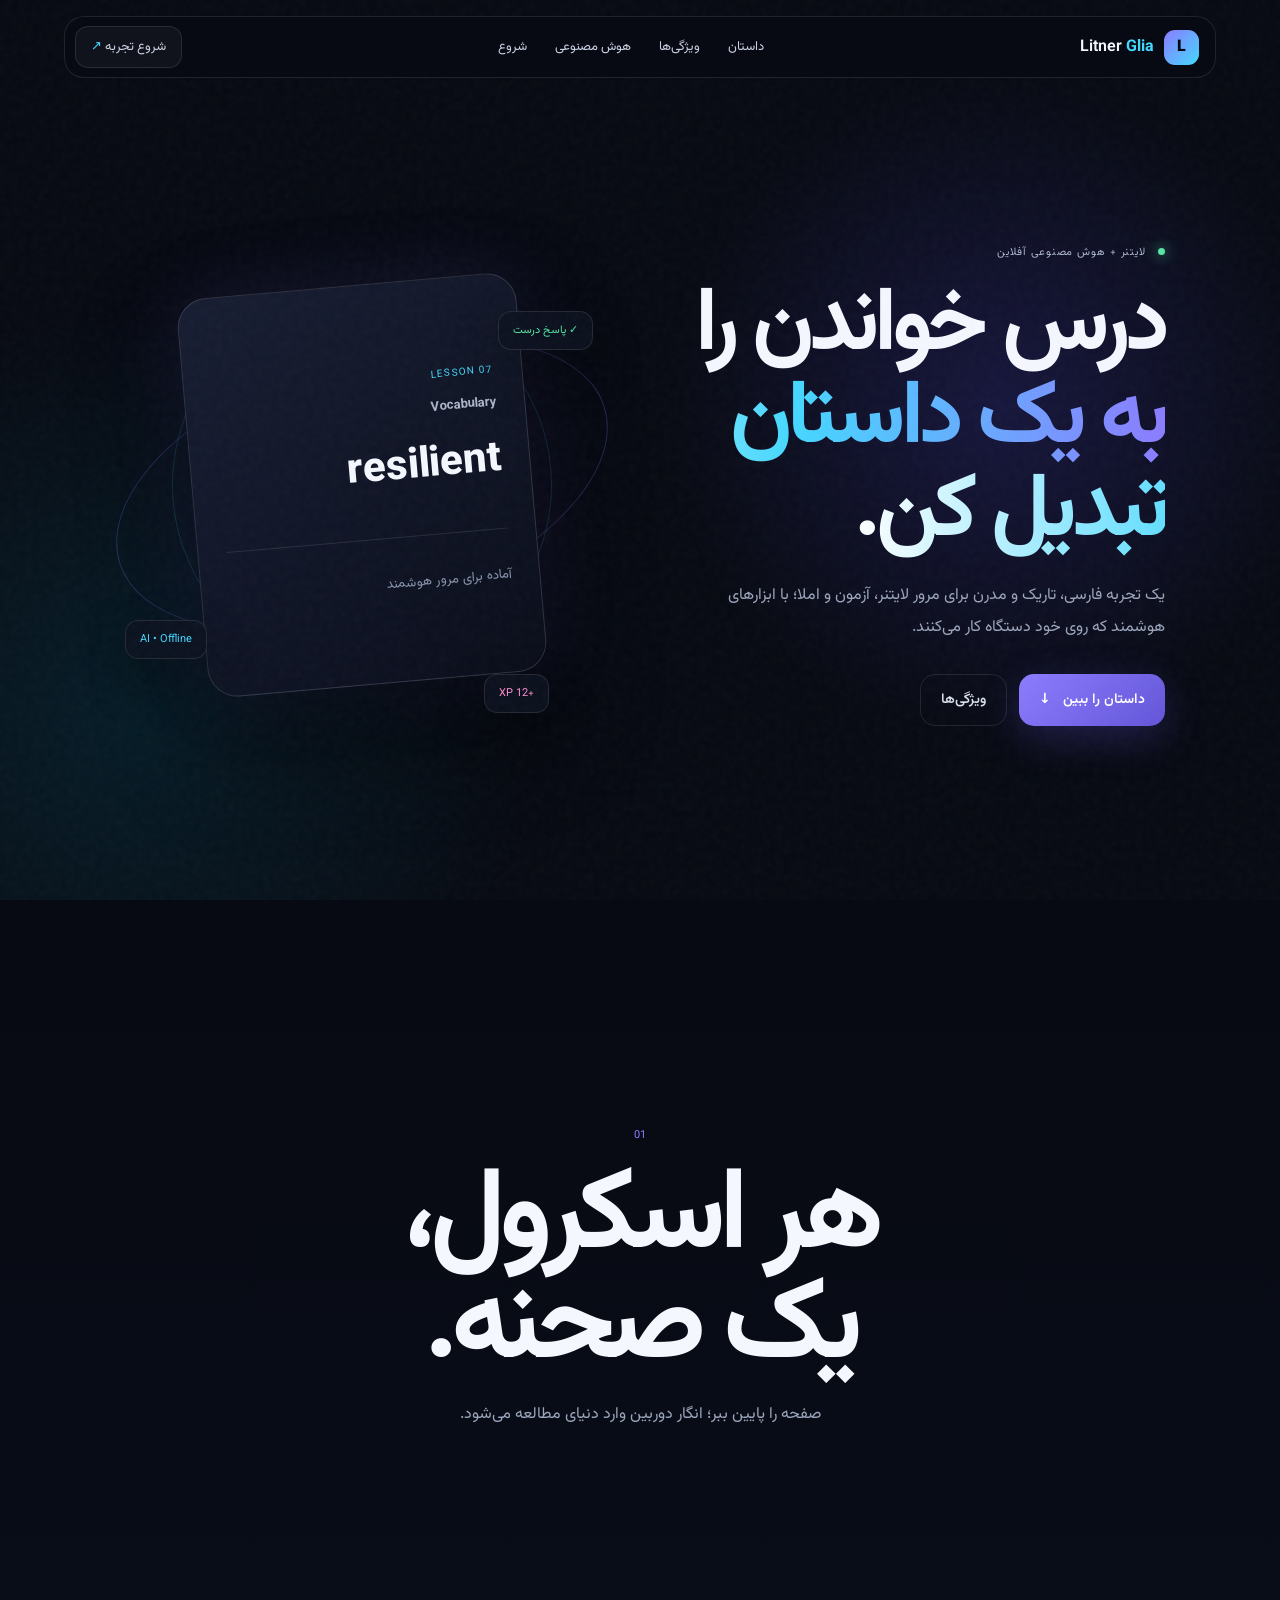
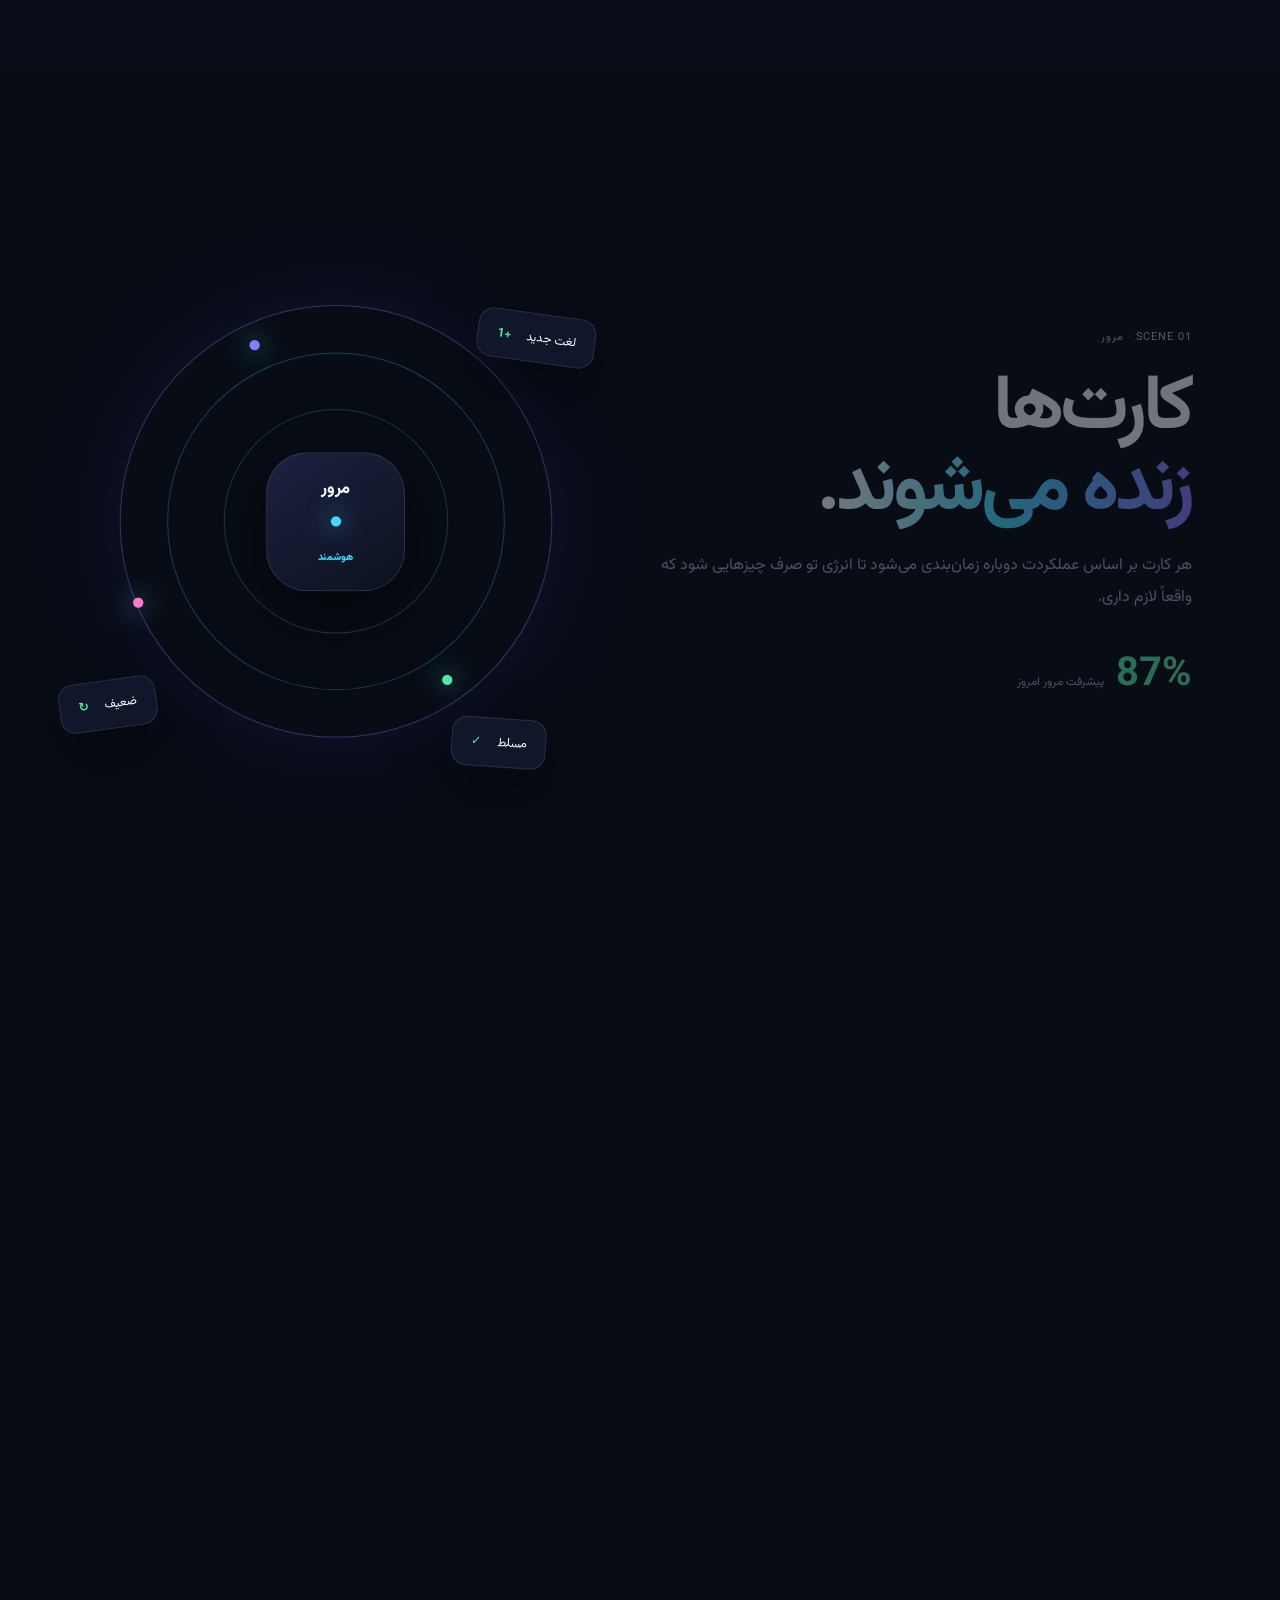
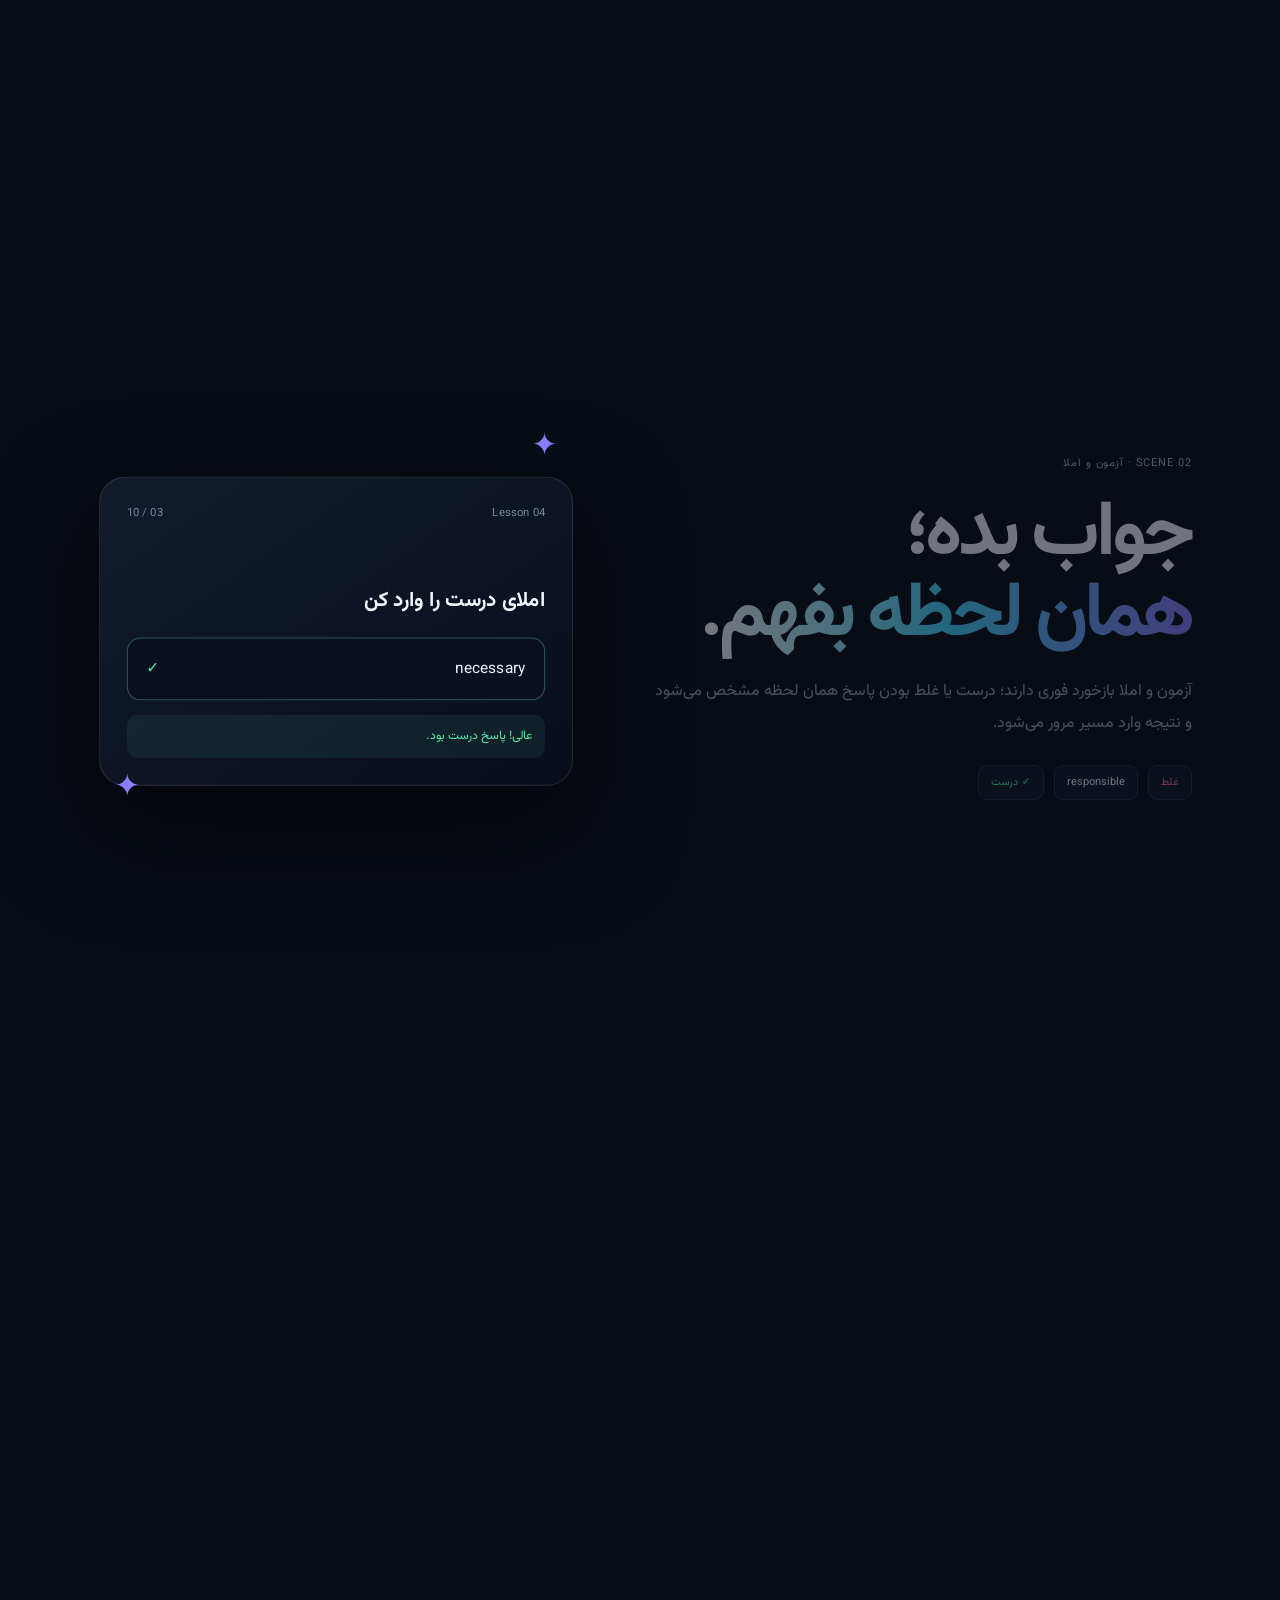
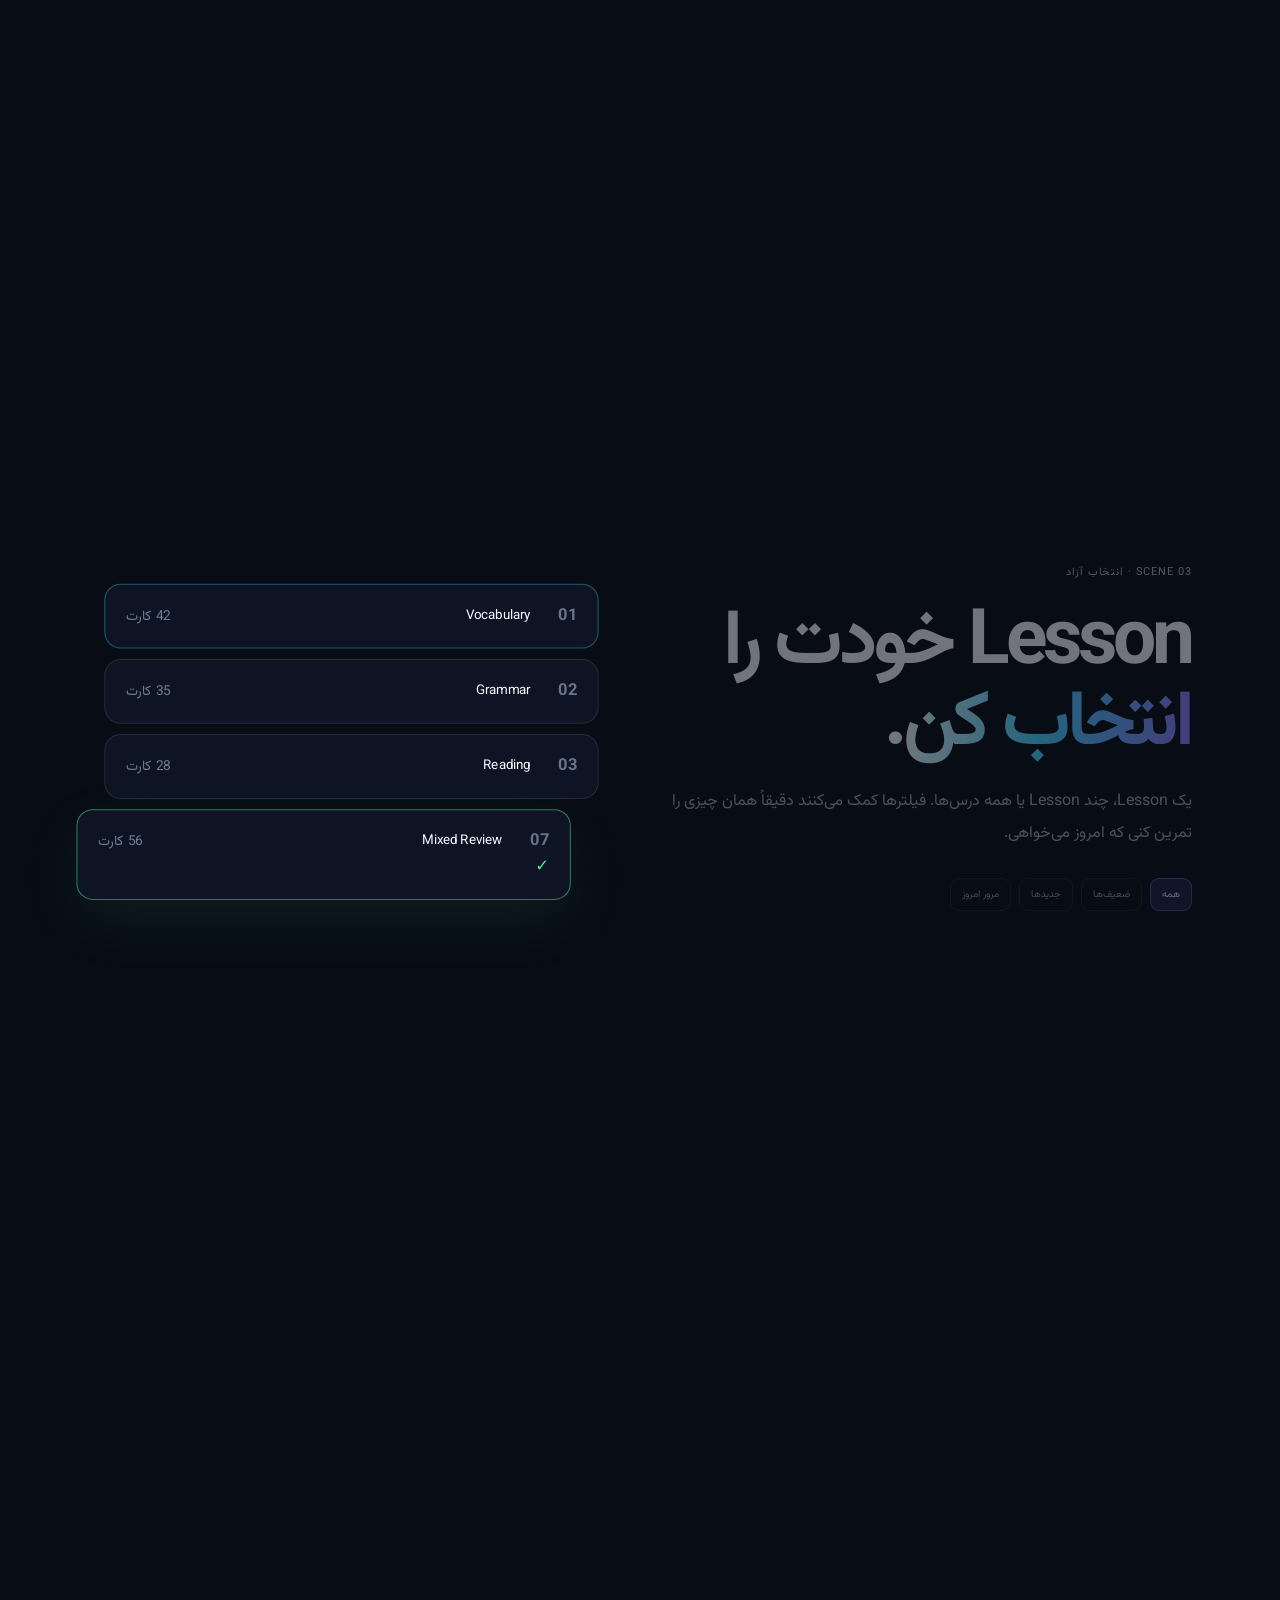
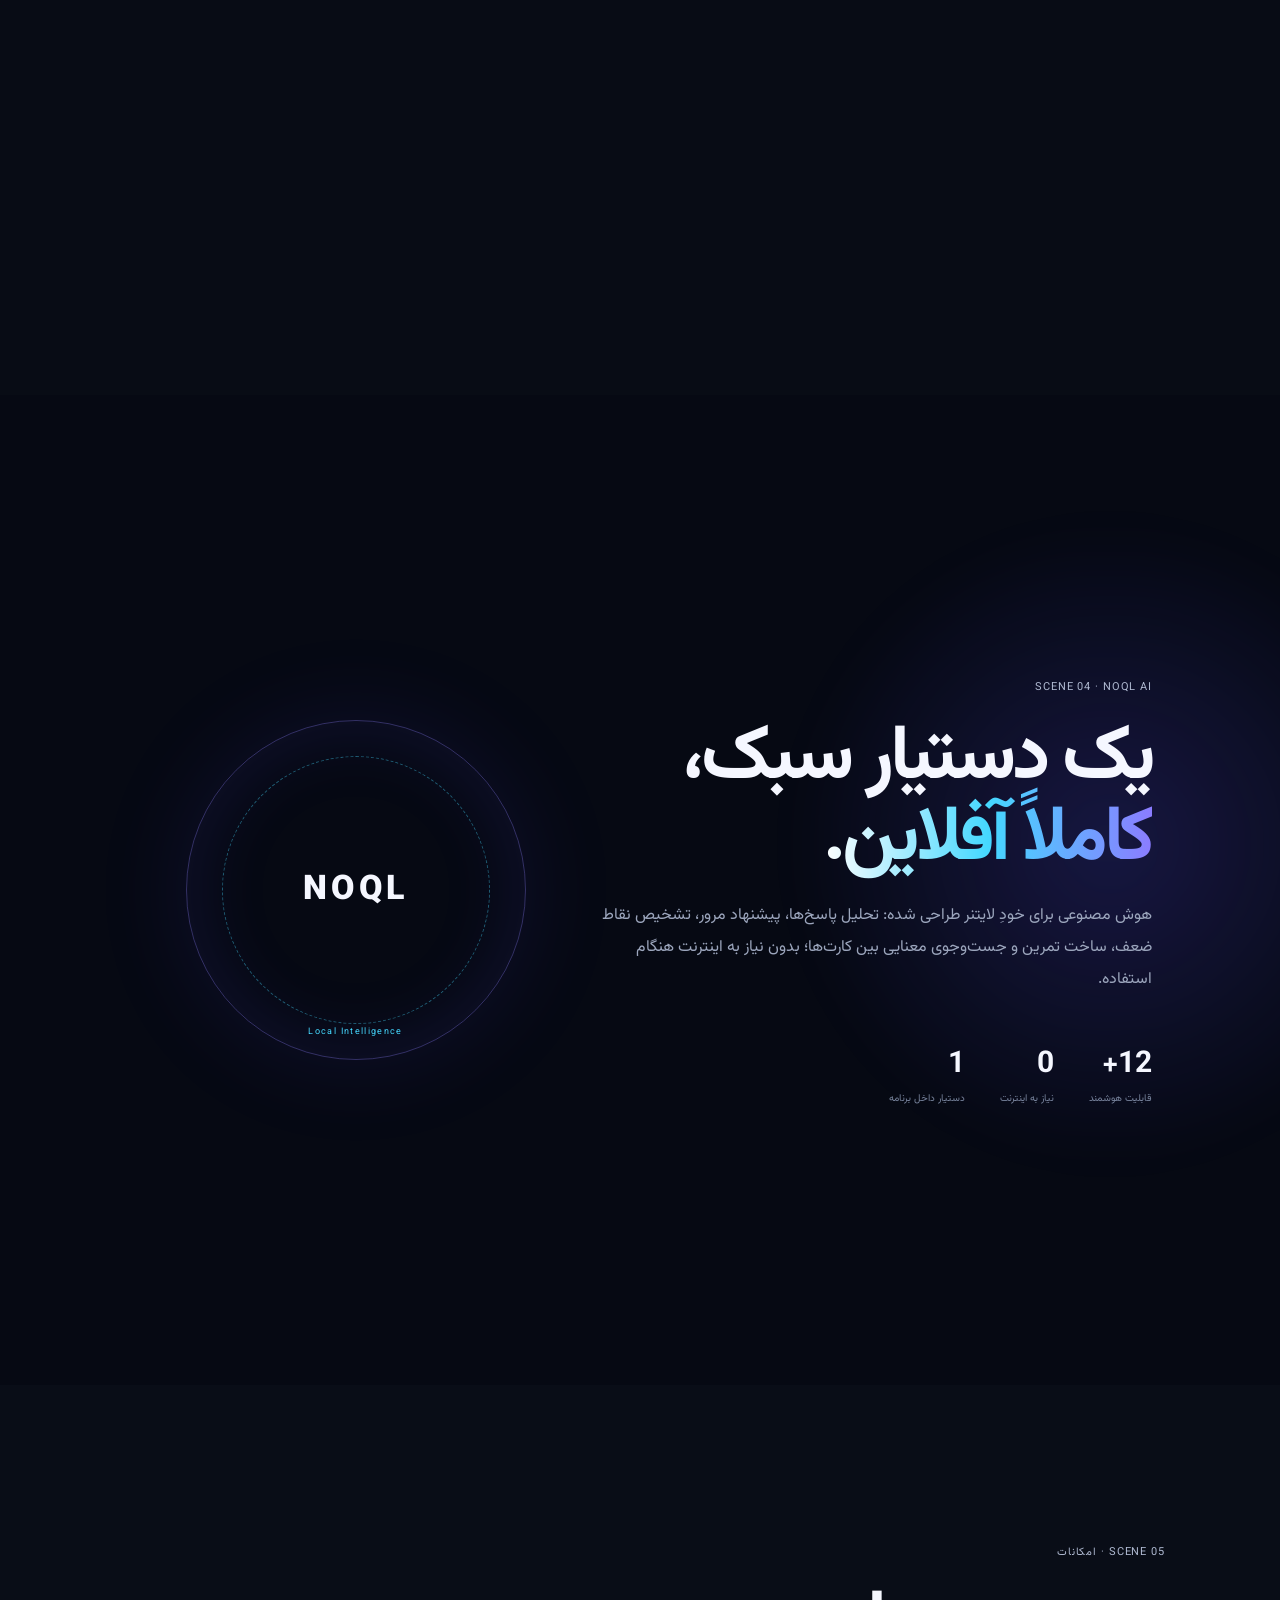
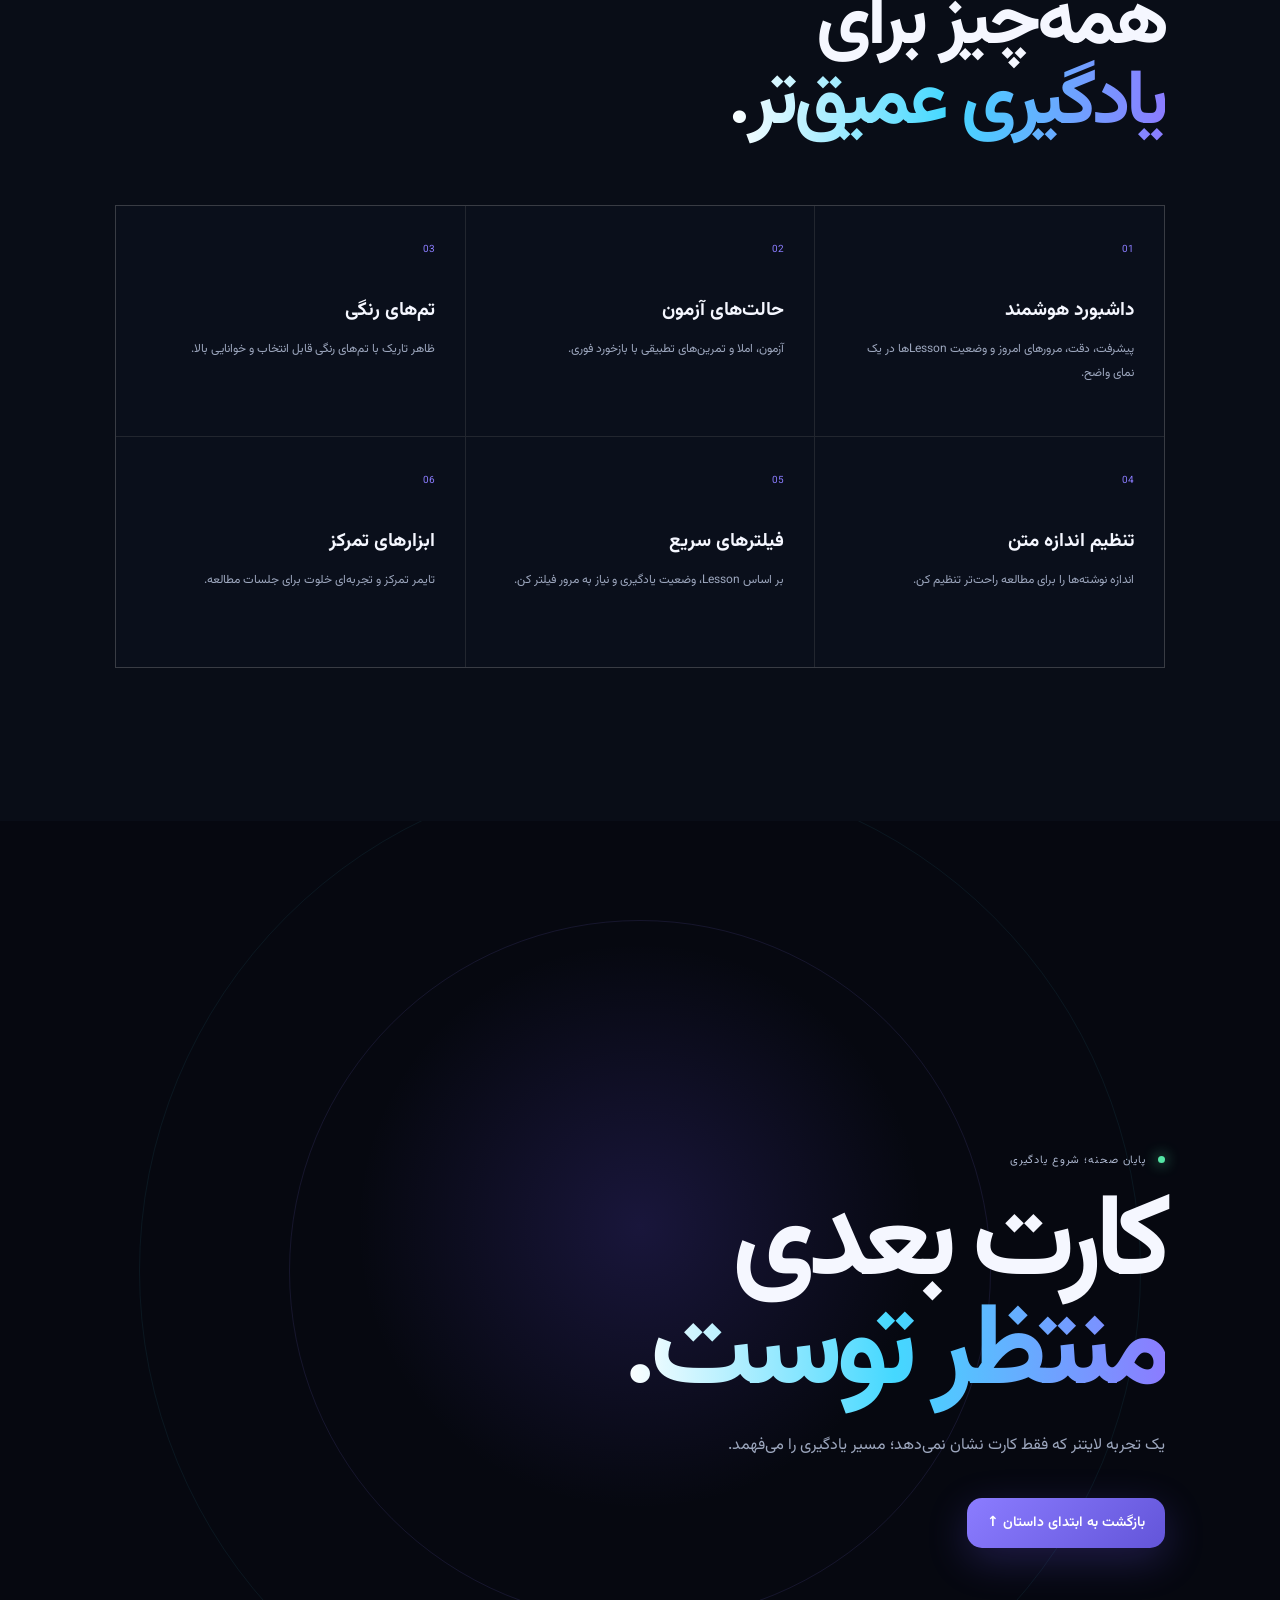
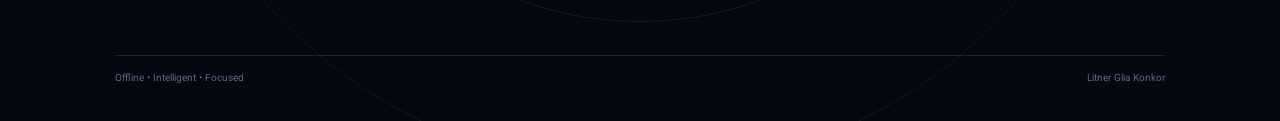
<file: website/index.html>
<!doctype html>
<html lang="fa" dir="rtl">
<head>
  <meta charset="utf-8">
  <meta name="viewport" content="width=device-width, initial-scale=1">
  <meta name="theme-color" content="#070a12">
  <meta name="description" content="Litner Glia Konkor — تجربه هوشمند و آفلاین لایتنر برای یادگیری، آزمون و مرور.">
  <title>Litner Glia Konkor — یادگیری، به سبک یک داستان</title>
  <link rel="stylesheet" href="styles.css">
</head>
<body>
  <div class="noise"></div>
  <div class="progress"><span id="progressBar"></span></div>
  <header class="topbar">
    <a class="brand" href="#top"><span class="brand-mark">L</span><span>Litner <b>Glia</b></span></a>
    <nav>
      <a href="#story">داستان</a><a href="#features">ویژگی‌ها</a><a href="#ai">هوش مصنوعی</a><a href="#final">شروع</a>
    </nav>
    <a class="pill" href="#final">شروع تجربه <span>↗</span></a>
  </header>

  <main id="top">
    <section class="hero scene" data-scene="0">
      <div class="hero-copy reveal">
        <div class="eyebrow"><i></i> لایتنر + هوش مصنوعی آفلاین</div>
        <h1>درس خواندن را<br><em>به یک داستان تبدیل کن.</em></h1>
        <p>یک تجربه فارسی، تاریک و مدرن برای مرور لایتنر، آزمون و املا؛ با ابزارهای هوشمند که روی خود دستگاه کار می‌کنند.</p>
        <div class="hero-actions"><a class="primary" href="#story">داستان را ببین <span>↓</span></a><a class="ghost" href="#features">ویژگی‌ها</a></div>
      </div>
      <div class="hero-art">
        <div class="orbit orbit-a"></div><div class="orbit orbit-b"></div>
        <div class="hero-card card-main"><span class="tiny">LESSON 07</span><strong>Vocabulary</strong><div class="word">resilient</div><div class="card-line"></div><small>آماده برای مرور هوشمند</small></div>
        <div class="float-chip chip-1">✓ پاسخ درست</div><div class="float-chip chip-2">AI • Offline</div><div class="float-chip chip-3">+12 XP</div>
      </div>
    </section>

    <section id="story" class="story-intro scene"><div class="story-word reveal"><span>01</span><h2>هر اسکرول،<br>یک صحنه.</h2><p>صفحه را پایین ببر؛ انگار دوربین وارد دنیای مطالعه می‌شود.</p></div></section>

    <section class="cinema scene" data-scene="1"><div class="cinema-sticky">
      <div class="scene-copy"><span class="chapter">SCENE 01 · مرور</span><h2>کارت‌ها<br><em>زنده می‌شوند.</em></h2><p>هر کارت بر اساس عملکردت دوباره زمان‌بندی می‌شود تا انرژی تو صرف چیزهایی شود که واقعاً لازم داری.</p><div class="scene-stat"><b>87%</b><span>پیشرفت مرور امروز</span></div></div>
      <div class="scene-visual"><div class="memory-ring"><div class="memory-core">مرور<br><small>هوشمند</small></div><i></i><i></i><i></i><i></i></div><div class="memory-card mc-a">لغت جدید <b>+1</b></div><div class="memory-card mc-b">ضعیف <b>↻</b></div><div class="memory-card mc-c">مسلط <b>✓</b></div></div>
    </div></section>

    <section class="cinema scene" data-scene="2"><div class="cinema-sticky reverse">
      <div class="scene-copy"><span class="chapter">SCENE 02 · آزمون و املا</span><h2>جواب بده؛<br><em>همان لحظه بفهم.</em></h2><p>آزمون و املا بازخورد فوری دارند؛ درست یا غلط بودن پاسخ همان لحظه مشخص می‌شود و نتیجه وارد مسیر مرور می‌شود.</p><div class="answer-demo"><span class="bad">غلط</span><span class="answer-line">responsible</span><span class="good">✓ درست</span></div></div>
      <div class="scene-visual quiz-scene"><div class="quiz-window"><div class="quiz-top"><span>Lesson 04</span><span>03 / 10</span></div><div class="quiz-question">املای درست را وارد کن</div><div class="quiz-input">necessary <span>✓</span></div><div class="feedback">عالی! پاسخ درست بود.</div></div><div class="spark s1">✦</div><div class="spark s2">✦</div></div>
    </div></section>

    <section class="cinema scene" data-scene="3"><div class="cinema-sticky"><div class="scene-copy"><span class="chapter">SCENE 03 · انتخاب آزاد</span><h2>Lesson خودت را<br><em>انتخاب کن.</em></h2><p>یک Lesson، چند Lesson یا همه درس‌ها. فیلترها کمک می‌کنند دقیقاً همان چیزی را تمرین کنی که امروز می‌خواهی.</p><div class="filter-row"><span class="active">همه</span><span>ضعیف‌ها</span><span>جدیدها</span><span>مرور امروز</span></div></div><div class="scene-visual lessons"><div class="lesson-list"><div class="lesson active"><b>01</b><span>Vocabulary</span><small>42 کارت</small></div><div class="lesson"><b>02</b><span>Grammar</span><small>35 کارت</small></div><div class="lesson"><b>03</b><span>Reading</span><small>28 کارت</small></div><div class="lesson selected"><b>07</b><span>Mixed Review</span><small>56 کارت</small><i>✓</i></div></div></div></div></section>

    <section id="ai" class="ai-section scene"><div class="ai-glow"></div><div class="ai-copy reveal"><span class="chapter">SCENE 04 · NOQL AI</span><h2>یک دستیار سبک،<br><em>کاملاً آفلاین.</em></h2><p>هوش مصنوعی برای خودِ لایتنر طراحی شده: تحلیل پاسخ‌ها، پیشنهاد مرور، تشخیص نقاط ضعف، ساخت تمرین و جست‌وجوی معنایی بین کارت‌ها؛ بدون نیاز به اینترنت هنگام استفاده.</p><div class="ai-grid"><div><b>12+</b><span>قابلیت هوشمند</span></div><div><b>0</b><span>نیاز به اینترنت</span></div><div><b>1</b><span>دستیار داخل برنامه</span></div></div></div><div class="ai-orb"><div class="orb-core">NOQL</div><div class="orb-label">Local Intelligence</div></div></section>

    <section id="features" class="features scene"><div class="features-head reveal"><span class="chapter">SCENE 05 · امکانات</span><h2>همه‌چیز برای<br><em>یادگیری عمیق‌تر.</em></h2></div><div class="feature-grid"><article><span>01</span><h3>داشبورد هوشمند</h3><p>پیشرفت، دقت، مرورهای امروز و وضعیت Lessonها در یک نمای واضح.</p></article><article><span>02</span><h3>حالت‌های آزمون</h3><p>آزمون، املا و تمرین‌های تطبیقی با بازخورد فوری.</p></article><article><span>03</span><h3>تم‌های رنگی</h3><p>ظاهر تاریک با تم‌های رنگی قابل انتخاب و خوانایی بالا.</p></article><article><span>04</span><h3>تنظیم اندازه متن</h3><p>اندازه نوشته‌ها را برای مطالعه راحت‌تر تنظیم کن.</p></article><article><span>05</span><h3>فیلترهای سریع</h3><p>بر اساس Lesson، وضعیت یادگیری و نیاز به مرور فیلتر کن.</p></article><article><span>06</span><h3>ابزارهای تمرکز</h3><p>تایمر تمرکز و تجربه‌ای خلوت برای جلسات مطالعه.</p></article></div></section>

    <section id="final" class="final scene"><div class="final-backdrop"></div><div class="final-copy reveal"><span class="eyebrow"><i></i> پایان صحنه؛ شروع یادگیری</span><h2>کارت بعدی<br><em>منتظر توست.</em></h2><p>یک تجربه لایتنر که فقط کارت نشان نمی‌دهد؛ مسیر یادگیری را می‌فهمد.</p><a class="primary big" href="#top">بازگشت به ابتدای داستان ↑</a></div><div class="footer-line"><span>Litner Glia Konkor</span><span>Offline • Intelligent • Focused</span></div></section>
  </main>
  <script src="script.js"></script>
</body>
</html>
</file>
<file: website/styles.css>
@import url('https://fonts.googleapis.com/css2?family=Vazirmatn:wght@300;400;500;600;700;800;900&display=swap');
:root{--bg:#070a12;--panel:#0d1220;--text:#f5f7ff;--muted:#9ca6bd;--accent:#8b7cff;--cyan:#45d8ff;--green:#54e6a5;--line:rgba(255,255,255,.1)}*{box-sizing:border-box}html{scroll-behavior:smooth}body{margin:0;background:var(--bg);color:var(--text);font-family:Vazirmatn,system-ui,sans-serif;overflow-x:hidden}.noise{position:fixed;inset:0;z-index:20;pointer-events:none;opacity:.035;background-image:url("data:image/svg+xml,%3Csvg viewBox='0 0 160 160' xmlns='http://www.w3.org/2000/svg'%3E%3Cfilter id='n'%3E%3CfeTurbulence type='fractalNoise' baseFrequency='.8' numOctaves='3' stitchTiles='stitch'/%3E%3C/filter%3E%3Crect width='100%25' height='100%25' filter='url(%23n)'/%3E%3C/svg%3E")}.progress{position:fixed;top:0;left:0;right:0;height:3px;z-index:100;background:transparent}.progress span{display:block;height:100%;width:0;background:linear-gradient(90deg,var(--cyan),var(--accent),#ff64bb);box-shadow:0 0 18px var(--accent)}.topbar{position:fixed;z-index:50;top:16px;left:5%;right:5%;height:62px;padding:0 16px 0 10px;border:1px solid var(--line);border-radius:20px;background:rgba(8,11,20,.68);backdrop-filter:blur(20px);display:flex;align-items:center;justify-content:space-between}.brand{display:flex;align-items:center;gap:10px;color:var(--text);text-decoration:none;font-weight:600}.brand-mark{width:35px;height:35px;border-radius:11px;display:grid;place-items:center;background:linear-gradient(135deg,var(--accent),var(--cyan));color:#050711;font-weight:900}.brand b{color:var(--cyan)}nav{display:flex;gap:28px}nav a,.pill{color:#cbd2e4;text-decoration:none;font-size:13px;transition:.3s}nav a:hover{color:white}.pill{padding:10px 15px;border-radius:13px;border:1px solid var(--line);background:rgba(255,255,255,.04)}.pill span{color:var(--cyan)}.scene{position:relative}.hero{min-height:100vh;padding:150px 9vw 80px;display:grid;grid-template-columns:1fr 1fr;align-items:center;gap:5vw;background:radial-gradient(circle at 78% 45%,rgba(93,77,255,.18),transparent 30%),radial-gradient(circle at 10% 80%,rgba(0,211,255,.09),transparent 30%)}.eyebrow,.chapter{font-size:11px;letter-spacing:.08em;color:#aeb8d0}.eyebrow i{display:inline-block;width:7px;height:7px;border-radius:50%;background:var(--green);box-shadow:0 0 14px var(--green);margin-left:8px}.hero h1{font-size:clamp(48px,7vw,96px);line-height:1.04;letter-spacing:-.055em;margin:20px 0}.hero h1 em,.scene-copy em,.ai-copy em,.features h2 em,.final h2 em{font-style:normal;color:transparent;background:linear-gradient(90deg,#fff,var(--cyan),var(--accent));background-clip:text;-webkit-background-clip:text}.hero p,.scene-copy p,.ai-copy p,.final-copy p{max-width:620px;color:var(--muted);line-height:2;font-size:16px}.hero-actions{display:flex;gap:12px;margin-top:30px}.primary,.ghost{display:inline-flex;align-items:center;gap:12px;padding:14px 20px;border-radius:15px;text-decoration:none;font-weight:600;font-size:14px}.primary{background:linear-gradient(135deg,var(--accent),#6355d9);color:#fff;box-shadow:0 12px 40px rgba(112,93,255,.24)}.ghost{border:1px solid var(--line);color:#d9deec}.hero-art{height:600px;position:relative;display:grid;place-items:center}.orbit{position:absolute;border:1px solid rgba(128,125,255,.25);border-radius:50%;transform:rotate(-18deg)}.orbit-a{width:510px;height:260px;animation:spin 16s linear infinite}.orbit-b{width:380px;height:380px;border-color:rgba(69,216,255,.16);animation:spin 22s linear infinite reverse}.hero-card{width:min(340px,70vw);height:400px;border-radius:30px;padding:28px;background:linear-gradient(145deg,rgba(24,30,52,.96),rgba(10,14,27,.96));border:1px solid rgba(255,255,255,.13);box-shadow:0 50px 100px rgba(0,0,0,.5),0 0 80px rgba(117,97,255,.14);transform:rotate(-5deg);display:flex;flex-direction:column;justify-content:center;gap:15px}.tiny{font-size:10px;color:var(--cyan);letter-spacing:.12em}.hero-card strong{font-size:13px;color:#adb6cb}.word{font-size:42px;font-weight:800}.card-line{height:1px;background:var(--line);margin:20px 0}.hero-card small{color:#8894ad}.float-chip{position:absolute;padding:10px 14px;border:1px solid var(--line);border-radius:13px;background:rgba(13,18,32,.85);backdrop-filter:blur(12px);font-size:11px;box-shadow:0 20px 50px rgba(0,0,0,.3)}.chip-1{top:21%;right:3%;color:var(--green)}.chip-2{bottom:21%;left:2%;color:var(--cyan)}.chip-3{bottom:12%;right:12%;color:#ff8fd0}.story-intro{height:85vh;display:grid;place-items:center;text-align:center;background:linear-gradient(180deg,var(--bg),#090d18)}.story-word span{font-size:11px;color:var(--accent)}.story-word h2{font-size:clamp(50px,9vw,120px);line-height:.95;letter-spacing:-.06em;margin:18px 0}.story-word p{color:var(--muted)}.cinema{height:190vh;background:#080c15}.cinema-sticky{position:sticky;top:0;height:100vh;display:grid;grid-template-columns:1fr 1fr;align-items:center;padding:8vw;overflow:hidden}.cinema-sticky.reverse{direction:rtl}.scene-copy{position:relative;z-index:4}.scene-copy h2{font-size:clamp(46px,6vw,82px);line-height:1.05;letter-spacing:-.05em;margin:20px 0}.scene-stat{margin-top:30px;display:flex;gap:12px;align-items:baseline}.scene-stat b{font-size:40px;color:var(--green)}.scene-stat span{font-size:12px;color:var(--muted)}.scene-visual{height:70vh;position:relative;display:grid;place-items:center}.memory-ring{width:420px;height:420px;border:1px solid rgba(139,124,255,.35);border-radius:50%;position:relative;display:grid;place-items:center;box-shadow:0 0 100px rgba(102,87,255,.1)}.memory-ring:before,.memory-ring:after{content:"";position:absolute;inset:45px;border:1px solid rgba(69,216,255,.25);border-radius:50%}.memory-ring:after{inset:100px;border-color:rgba(84,230,165,.2)}.memory-core{width:135px;height:135px;border-radius:40px;background:linear-gradient(145deg,#1d2140,#0c1120);border:1px solid var(--line);display:grid;place-items:center;text-align:center;font-weight:800;box-shadow:0 25px 60px #0008}.memory-core small{font-size:10px;color:var(--cyan)}.memory-ring i{position:absolute;width:10px;height:10px;border-radius:50%;background:var(--cyan);box-shadow:0 0 25px var(--cyan)}.memory-ring i:nth-child(1){top:25%;right:5%}.memory-ring i:nth-child(2){bottom:12%;right:23%;background:var(--green)}.memory-ring i:nth-child(3){bottom:30%;left:3%;background:#ff77c8}.memory-ring i:nth-child(4){top:8%;left:30%;background:var(--accent)}.memory-card{position:absolute;padding:14px 18px;background:#10172a;border:1px solid var(--line);border-radius:15px;font-size:12px;box-shadow:0 20px 60px #0007}.memory-card b{margin-right:12px;color:var(--green)}.mc-a{top:18%;right:3%;transform:rotate(8deg)}.mc-b{bottom:18%;left:0;transform:rotate(-8deg)}.mc-c{bottom:12%;right:12%;transform:rotate(4deg)}.answer-demo{display:flex;gap:10px;align-items:center;margin-top:25px}.answer-demo span,.answer-line{padding:8px 12px;border-radius:9px;background:#11182a;border:1px solid var(--line);font-size:11px}.answer-demo .bad{color:#ff6f94}.answer-demo .good{color:var(--green)}.quiz-window{width:min(460px,90%);padding:26px;border-radius:25px;background:linear-gradient(145deg,#121a2c,#090e1b);border:1px solid var(--line);box-shadow:0 40px 100px #0008}.quiz-top{display:flex;justify-content:space-between;color:#78859f;font-size:11px}.quiz-question{font-size:20px;font-weight:700;margin:60px 0 20px}.quiz-input{padding:18px;border-radius:13px;background:#0a1020;border:1px solid rgba(84,230,165,.35);color:#eef;font-size:15px}.quiz-input span{float:left;color:var(--green)}.feedback{margin-top:14px;padding:12px;border-radius:11px;background:rgba(84,230,165,.08);color:var(--green);font-size:12px}.spark{position:absolute;color:var(--accent);font-size:30px;animation:pulse 2s infinite}.s1{top:18%;right:10%}.s2{bottom:22%;left:10%;animation-delay:.7s}.filter-row{display:flex;gap:8px;flex-wrap:wrap;margin-top:28px}.filter-row span{padding:8px 11px;border:1px solid var(--line);border-radius:9px;font-size:10px;color:#8994aa}.filter-row .active{background:rgba(139,124,255,.18);border-color:rgba(139,124,255,.5);color:#dcd7ff}.lessons{align-items:center}.lesson-list{width:min(480px,90%);display:grid;gap:10px}.lesson{display:grid;grid-template-columns:45px 1fr auto;align-items:center;padding:18px 20px;border-radius:16px;background:#0e1423;border:1px solid var(--line);transform:translateX(15px);transition:.4s}.lesson b{color:#69748b}.lesson span{font-size:13px}.lesson small{color:#6f7c94}.lesson.active{border-color:rgba(69,216,255,.35)}.lesson.selected{border-color:rgba(84,230,165,.5);box-shadow:0 20px 60px rgba(84,230,165,.08);transform:translateX(-12px)}.lesson i{color:var(--green);font-style:normal}.ai-section{min-height:110vh;padding:12vw 10vw;display:grid;grid-template-columns:1fr .8fr;align-items:center;position:relative;overflow:hidden;background:#060913}.ai-glow{position:absolute;width:700px;height:700px;border-radius:50%;background:radial-gradient(circle,rgba(91,80,255,.2),transparent 65%);right:-180px;top:10%;filter:blur(20px)}.ai-copy{position:relative;z-index:2}.ai-copy h2,.features h2{font-size:clamp(46px,6vw,80px);line-height:1.05;letter-spacing:-.05em;margin:20px 0}.ai-grid{display:flex;gap:35px;margin-top:45px}.ai-grid div{display:grid;gap:3px}.ai-grid b{font-size:30px}.ai-grid span{font-size:10px;color:#78849d}.ai-orb{width:340px;height:340px;border-radius:50%;position:relative;margin:auto;border:1px solid rgba(139,124,255,.35);display:grid;place-items:center;box-shadow:inset 0 0 80px rgba(100,80,255,.12),0 0 100px rgba(100,80,255,.1);animation:float 5s ease-in-out infinite}.ai-orb:before{content:"";position:absolute;inset:35px;border:1px dashed rgba(69,216,255,.4);border-radius:50%;animation:spin 15s linear infinite}.orb-core{font-size:34px;font-weight:900;letter-spacing:.12em}.orb-label{position:absolute;bottom:20px;font-size:9px;color:var(--cyan);letter-spacing:.15em}.features{padding:12vw 9vw;background:#090d17}.features-head{margin-bottom:60px}.feature-grid{display:grid;grid-template-columns:repeat(3,1fr);gap:1px;background:var(--line);border:1px solid var(--line)}.feature-grid article{min-height:230px;padding:30px;background:#0a0f1b;transition:.4s}.feature-grid article:hover{background:#0f1627;transform:translateY(-5px)}.feature-grid article>span{font-size:10px;color:var(--accent)}.feature-grid h3{font-size:19px;margin:35px 0 10px}.feature-grid p{font-size:12px;line-height:2;color:var(--muted)}.final{min-height:100vh;padding:15vw 9vw 40px;display:flex;flex-direction:column;justify-content:center;position:relative;overflow:hidden;background:radial-gradient(circle at 50% 45%,rgba(111,85,255,.18),transparent 35%),#060810}.final:before,.final:after{content:"";position:absolute;border:1px solid rgba(139,124,255,.12);border-radius:50%;width:700px;height:700px;left:50%;top:50%;transform:translate(-50%,-50%)}.final:after{width:1000px;height:1000px;border-color:rgba(69,216,255,.07)}.final-copy{position:relative;z-index:3;max-width:800px}.final h2{font-size:clamp(58px,9vw,120px);line-height:.95;letter-spacing:-.06em;margin:20px 0}.big{margin-top:20px}.footer-line{position:absolute;bottom:35px;left:9%;right:9%;display:flex;justify-content:space-between;color:#59657e;font-size:10px;border-top:1px solid var(--line);padding-top:15px;z-index:3}.reveal{opacity:0;transform:translateY(35px);transition:1s ease}.reveal.visible{opacity:1;transform:none}@keyframes spin{to{transform:rotate(342deg)}}@keyframes float{50%{transform:translateY(-18px)}}@keyframes pulse{50%{transform:scale(1.25);opacity:.5}}@media(max-width:850px){.topbar{left:3%;right:3%}nav{display:none}.hero,.cinema-sticky,.ai-section{grid-template-columns:1fr}.hero{padding-top:120px}.hero-art{height:460px}.orbit-a{width:330px}.orbit-b{width:290px;height:290px}.hero-card{height:330px}.cinema{height:170vh}.cinema-sticky{padding:22vw 7vw;gap:30px}.scene-visual{height:45vh}.memory-ring{width:280px;height:280px}.feature-grid{grid-template-columns:1fr 1fr}.ai-orb{margin-top:70px;width:280px;height:280px}.footer-line{left:7%;right:7%}}@media(max-width:520px){.feature-grid{grid-template-columns:1fr}.hero h1{font-size:54px}.hero-art{height:390px}.hero-card{height:290px;width:270px}.word{font-size:32px}.scene-copy h2{font-size:46px}.ai-grid{gap:18px}.footer-line{font-size:9px}}
</file>
